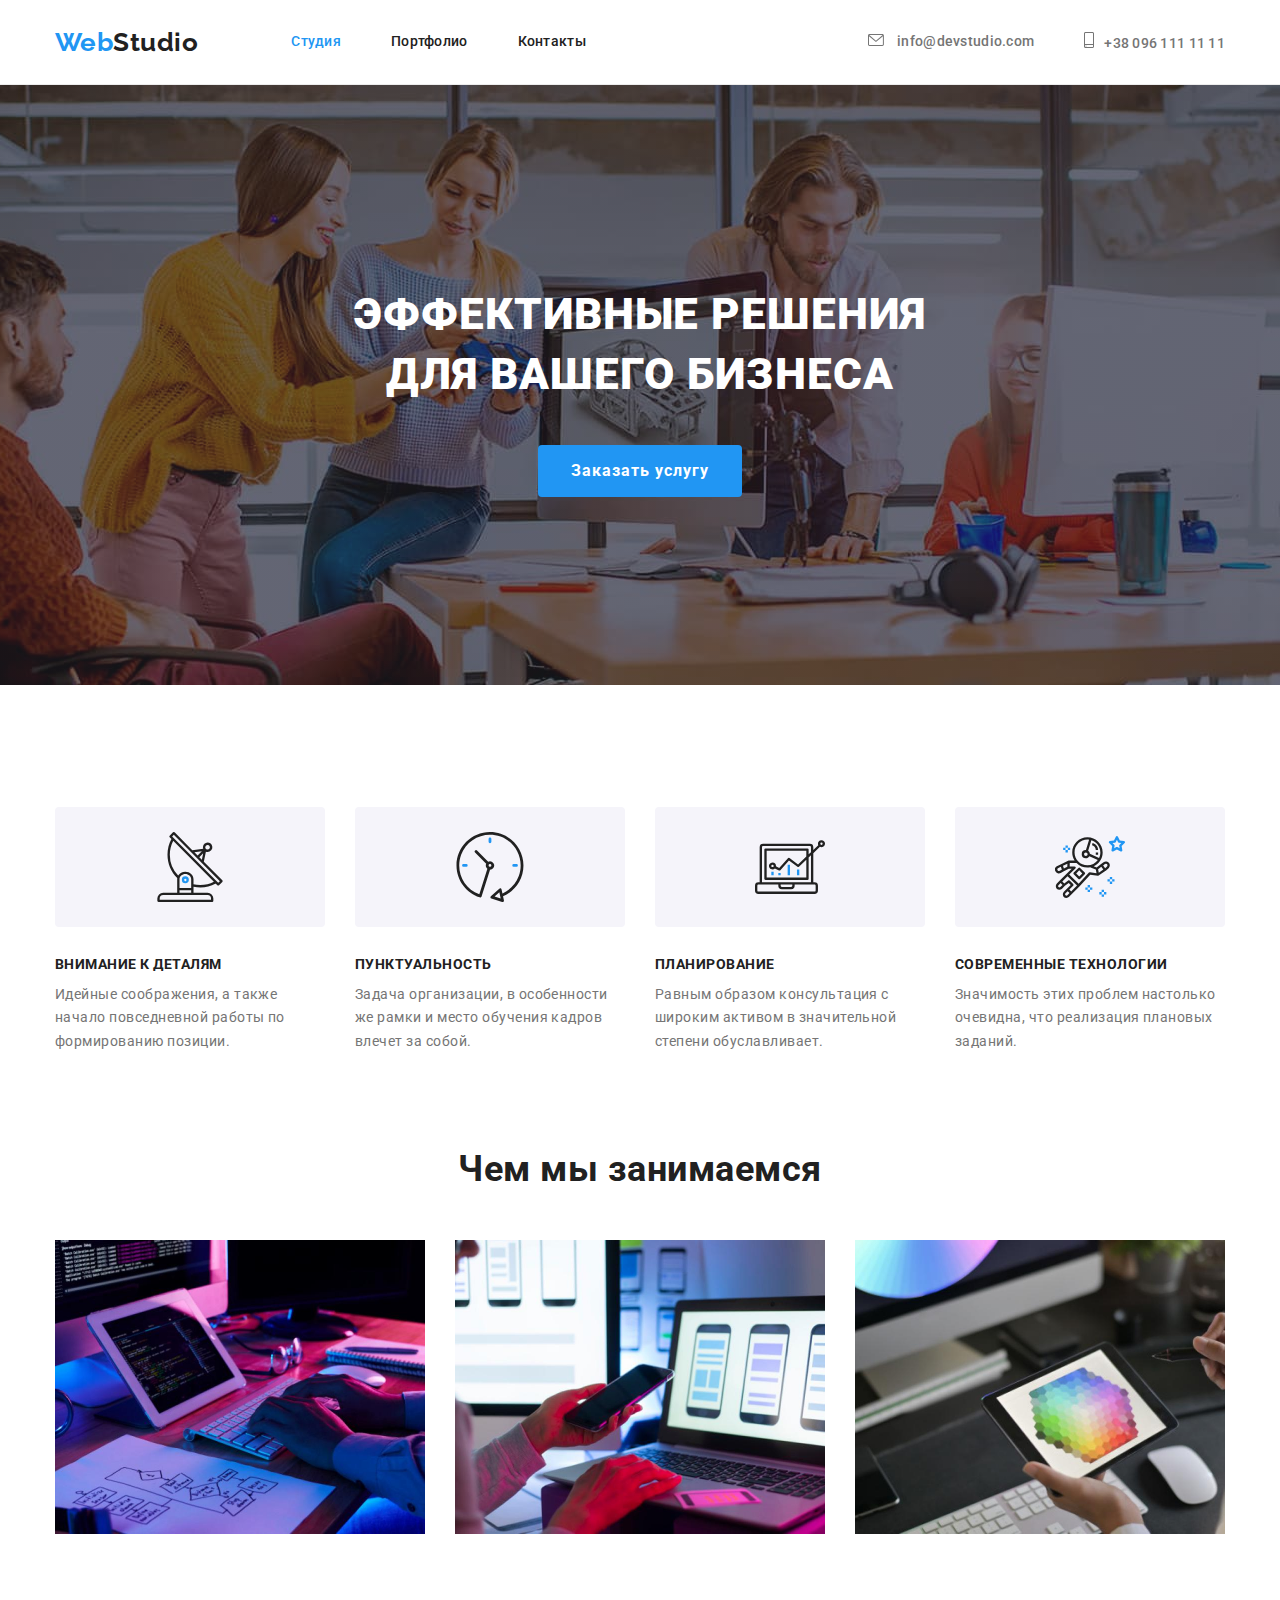
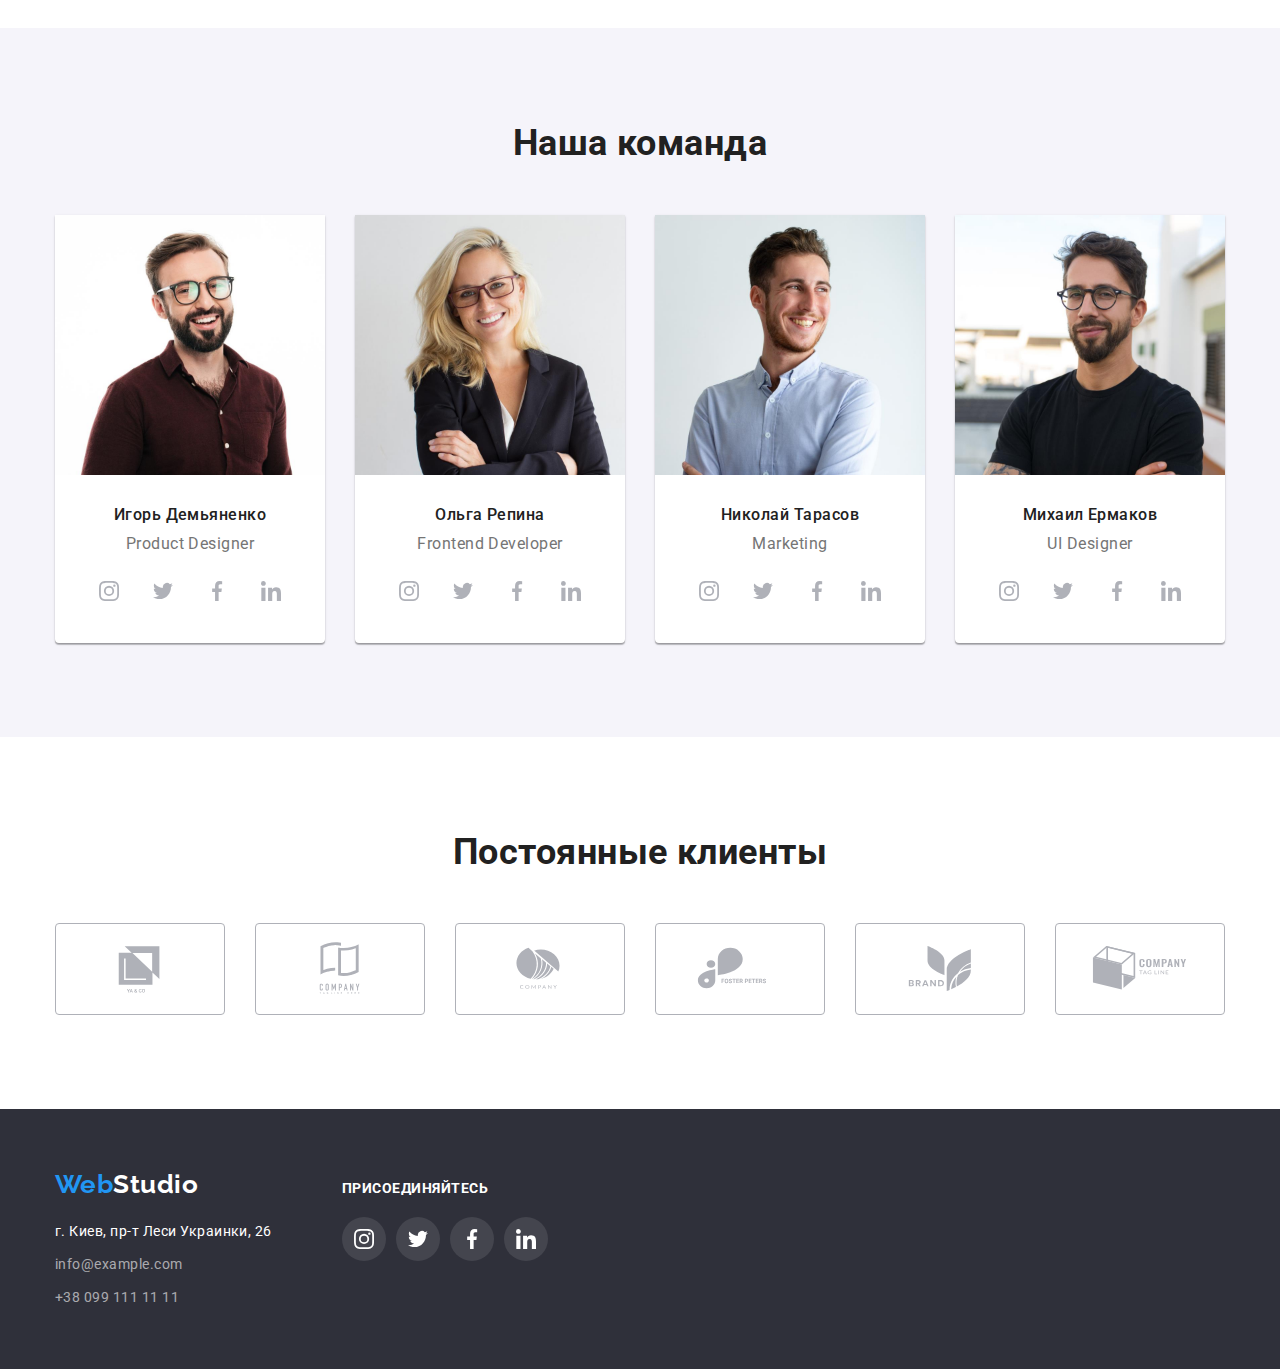
<file: index.html>
<!DOCTYPE html>
<html lang="ru">
  <head>
    <meta charset="UTF-8" />

    <meta name="viewport" content="width=device-width, initial-scale=1.0" />
    <title>WebStudio</title>
    <link
      href="https://fonts.googleapis.com/css2?family=Raleway:wght@700&family=Roboto:wght@400;500;700;900&display=swap"
      rel="stylesheet"
    />
    <link
      rel="stylesheet"
      href="https://cdnjs.cloudflare.com/ajax/libs/modern-normalize/1.1.0/modern-normalize.min.css"
    />
    <link rel="stylesheet" href="./css/style.css" />
  </head>
  <body>
    <!--Шапка сайта-->
    <header class="header">
      <div class="container">
        <nav class="nav">
          <a href="./index.html" class="logo"
            ><span class="logo-text">Web</span>Studio</a
          >
          <ul class="site-nav list">
            <li class="item">
              <a href="./index.html" class="link current">Студия</a>
            </li>
            <li class="item">
              <a href="./portfolio.html" class="link">Портфолио</a>
            </li>
            <li class="item"><a href="/" class="link">Контакты</a></li>
          </ul>
        </nav>
        <ul class="header-contacts list">
          <li class="item">
            <a href="mailto:http//:info@devstudio.com" class="link">
              <svg width="16" height="12" class="header-icon">
                <use href="./images/icons.svg#icon-envelope"></use>
              </svg>
              info@devstudio.com</a
            >
          </li>
          <li class="item">
            <a href="tel:+380961111111" class="link">
              <svg width="10" height="16" class="header-icon">
                <use href="./images/icons.svg#icon-smartphone"></use></svg
              >+38 096 111 11 11</a
            >
          </li>
        </ul>
      </div>
    </header>
    <main>
      <!--герой-->
      <section class="section hero">
        <h1 class="title">Эффективные решения <br />для вашего бизнеса</h1>
        <button type="button" class="button">Заказать услугу</button>
      </section>
      <!--Особенности-->
      <section class="section advantage">
        <div class="container">
          <h2 class="notitle">Преимущество</h2>
          <ul class="list">
            <li class="item">
              <div class="icon">
                <svg width="70" height="70" class="icon-antenna">
                  <use href="./images/icons.svg#icon-antenna"></use>
                </svg>
              </div>
              <h3 class="title">Внимание к деталям</h3>
              <p class="text">
                Идейные соображения, а также начало повседневной работы по
                формированию позиции.
              </p>
            </li>
            <li class="item">
              <div class="icon">
                <svg width="70" height="70" class="icon-clock">
                  <use href="./images/icons.svg#icon-clock"></use>
                </svg>
              </div>
              <h3 class="title">Пунктуальность</h3>
              <p class="text">
                Задача организации, в особенности же рамки и место обучения
                кадров влечет за собой.
              </p>
            </li>
            <li class="item">
              <div class="icon">
                <svg width="70" height="70" class="icon-diagram">
                  <use href="./images/icons.svg#icon-diagram"></use>
                </svg>
              </div>
              <h3 class="title">Планирование</h3>
              <p class="text">
                Равным образом консультация с широким активом в значительной
                степени обуславливает.
              </p>
            </li>
            <li class="item">
              <div class="icon">
                <svg width="70" height="70" class="icon-astronaut">
                  <use href="./images/icons.svg#icon-astronaut"></use>
                </svg>
              </div>
              <h3 class="title">Современные технологии</h3>
              <p class="text">
                Значимость этих проблем настолько очевидна, что реализация
                плановых заданий.
              </p>
            </li>
          </ul>
        </div>
      </section>
      <!--Чем мы занимаемся-->
      <section class="section work">
        <div class="container">
          <h2 class="title">Чем мы занимаемся</h2>
          <ul class="work-box list">
            <li class="item">
              <img src="./images/box1.jpg" alt="Кодирование" width="370" />
            </li>
            <li class="item">
              <img src="./images/box2.jpg" alt="Стилизация" width="370" />
            </li>
            <li class="item">
              <img src="./images/box3.jpg" alt="Дизайн" width="370" />
            </li>
          </ul>
        </div>
      </section>
      <!--Наша команда-->
      <section class="section team">
        <div class="container">
          <h2 class="title">Наша команда</h2>
          <ul class="team-member list">
            <li class="item">
              <img
                src="./images/teamcard1.jpg"
                alt="Игорь Демьяненко"
                width="270"
                class="photo"
              />
              <div class="team-badge">
                <h3 class="team-name">Игорь Демьяненко</h3>
                <p lang="en" class="team-function">Product Designer</p>
                <div class="social">
                  <a href="http://" class="icon-social instagram">
                    <svg width="20" height="20" class="icon-instagram">
                      <use href="./images/icons.svg#icon-instagram"></use>
                    </svg>
                  </a>
                  <a href="http://" class="icon-social twitter">
                    <svg width="20" height="20" class="icon-twitter">
                      <use href="./images/icons.svg#icon-twitter"></use>
                    </svg>
                  </a>
                  <a href="http://" class="icon-social facebook">
                    <svg width="20" height="20" class="icon-facebook">
                      <use href="./images/icons.svg#icon-facebook"></use></svg
                  ></a>
                  <a href="http://" class="icon-social linkedin">
                    <svg width="20" height="20" class="icon-linkedin">
                      <use href="./images/icons.svg#icon-linkedin"></use></svg
                  ></a>
                </div>
              </div>
            </li>
            <li class="item">
              <img
                src="./images/teamcard2.jpg"
                alt="Ольга Репина"
                width="270"
                class="photo"
              />
              <div class="team-badge">
                <h3 class="team-name">Ольга Репина</h3>
                <p lang="en" class="team-function">Frontend Developer</p>
                <div class="social">
                  <a href="http://" class="icon-social instagram">
                    <svg width="20" height="20" class="icon-instagram">
                      <use href="./images/icons.svg#icon-instagram"></use>
                    </svg>
                  </a>
                  <a href="http://" class="icon-social twitter">
                    <svg width="20" height="20" class="icon-twitter">
                      <use href="./images/icons.svg#icon-twitter"></use>
                    </svg>
                  </a>
                  <a href="http://" class="icon-social facebook">
                    <svg width="20" height="20" class="icon-facebook">
                      <use href="./images/icons.svg#icon-facebook"></use></svg
                  ></a>
                  <a href="http://" class="icon-social linkedin">
                    <svg width="20" height="20" class="icon-linkedin">
                      <use href="./images/icons.svg#icon-linkedin"></use></svg
                  ></a>
                </div>
              </div>
            </li>
            <li class="item">
              <img
                src="./images/teamcard3.jpg"
                alt="Николай Тарасов"
                width="270"
                class="photo"
              />
              <div class="team-badge">
                <h3 class="team-name">Николай Тарасов</h3>
                <p lang="en" class="team-function">Marketing</p>
                <div class="social">
                  <a href="http://" class="icon-social instagram">
                    <svg width="20" height="20" class="icon-instagram">
                      <use href="./images/icons.svg#icon-instagram"></use>
                    </svg>
                  </a>
                  <a href="http://" class="icon-social twitter">
                    <svg width="20" height="20" class="icon-twitter">
                      <use href="./images/icons.svg#icon-twitter"></use>
                    </svg>
                  </a>
                  <a href="http://" class="icon-social facebook">
                    <svg width="20" height="20" class="icon-facebook">
                      <use href="./images/icons.svg#icon-facebook"></use></svg
                  ></a>
                  <a href="http://" class="icon-social linkedin">
                    <svg width="20" height="20" class="icon-linkedin">
                      <use href="./images/icons.svg#icon-linkedin"></use></svg
                  ></a>
                </div>
              </div>
            </li>
            <li class="item">
              <img
                src="./images/teamcard4.jpg"
                alt="Михаил Ермаков"
                width="270"
                class="photo"
              />
              <div class="team-badge">
                <h3 class="team-name">Михаил Ермаков</h3>
                <p lang="en" class="team-function">UI Designer</p>
                <div class="social">
                  <a href="http://" class="icon-social instagram">
                    <svg width="20" height="20" class="icon-instagram">
                      <use href="./images/icons.svg#icon-instagram"></use>
                    </svg>
                  </a>
                  <a href="http://" class="icon-social twitter">
                    <svg width="20" height="20" class="icon-twitter">
                      <use href="./images/icons.svg#icon-twitter"></use>
                    </svg>
                  </a>
                  <a href="http://" class="icon-social facebook">
                    <svg width="20" height="20" class="icon-facebook">
                      <use href="./images/icons.svg#icon-facebook"></use></svg
                  ></a>
                  <a href="http://" class="icon-social linkedin">
                    <svg width="20" height="20" class="icon-linkedin">
                      <use href="./images/icons.svg#icon-linkedin"></use></svg
                  ></a>
                </div>
              </div>
            </li>
          </ul>
        </div>
      </section>
      <!--Постоянные клиенты-->
      <section class="section clients">
        <div class="container">
          <h2 class="title">Постоянные клиенты</h2>
          <ul class="client list">
            <li class="client-icon">
              <svg width="106" height="60" class="icon-logo1">
                <use href="./images/icons.svg#icon-Logo1"></use>
              </svg>
            </li>
            <li class="client-icon">
              <svg width="106" height="60" class="icon-logo2">
                <use href="./images/icons.svg#icon-Logo2"></use>
              </svg>
            </li>
            <li class="client-icon">
              <svg width="106" height="60" class="icon-logo3">
                <use href="./images/icons.svg#icon-Logo3"></use>
              </svg>
            </li>
            <li class="client-icon">
              <svg width="106" height="60" class="icon-logo4">
                <use href="./images/icons.svg#icon-Logo4"></use>
              </svg>
            </li>
            <li class="client-icon">
              <svg width="106" height="60" class="icon-logo5">
                <use href="./images/icons.svg#icon-Logo5"></use>
              </svg>
            </li>
            <li class="client-icon">
              <svg width="106" height="60" class="icon-logo6">
                <use href="./images/icons.svg#icon-Logo6"></use>
              </svg>
            </li>
          </ul>
        </div>
      </section>
    </main>
    <!--Футер-->
    <footer class="footer">
      <div class="container">
        <div class="footer-address">
          <a href="./index.html" class="logo">
            <span class="logo-text">Web</span>Studio</a
          >
          <address class="address">
            г. Киев, пр-т Леси Украинки, 26
            <ul class="ftr-list list">
              <li class="item">
                <a href="mailto:info@example.com" class="link"
                  >info@example.com</a
                >
              </li>
              <li class="item">
                <a href="tel:+380991111111" class="link">+38 099 111 11 11</a>
              </li>
            </ul>
          </address>
        </div>
        <div class="footer-social">
          <h2 class="title">присоединяйтесь</h2>
          <ul class="footer-scl list">
            <li>
              <a href="http://" class="icon-social instagram">
                <svg width="20" height="20" class="icon-instagram">
                  <use href="./images/icons.svg#icon-instagram"></use>
                </svg>
              </a>
            </li>
            <li>
              <a href="http://" class="icon-social twitter">
                <svg width="20" height="20" class="icon-twitter">
                  <use href="./images/icons.svg#icon-twitter"></use>
                </svg>
              </a>
            </li>
            <li>
              <a href="http://" class="icon-social facebook">
                <svg width="20" height="20" class="icon-facebook">
                  <use href="./images/icons.svg#icon-facebook"></use></svg
              ></a>
            </li>
            <li>
              <a href="http://" class="icon-social linkedin">
                <svg width="20" height="20" class="icon-linkedin">
                  <use href="./images/icons.svg#icon-linkedin"></use></svg
              ></a>
            </li>
          </ul>
        </div>
      </div>
    </footer>
  </body>
</html>
</file>
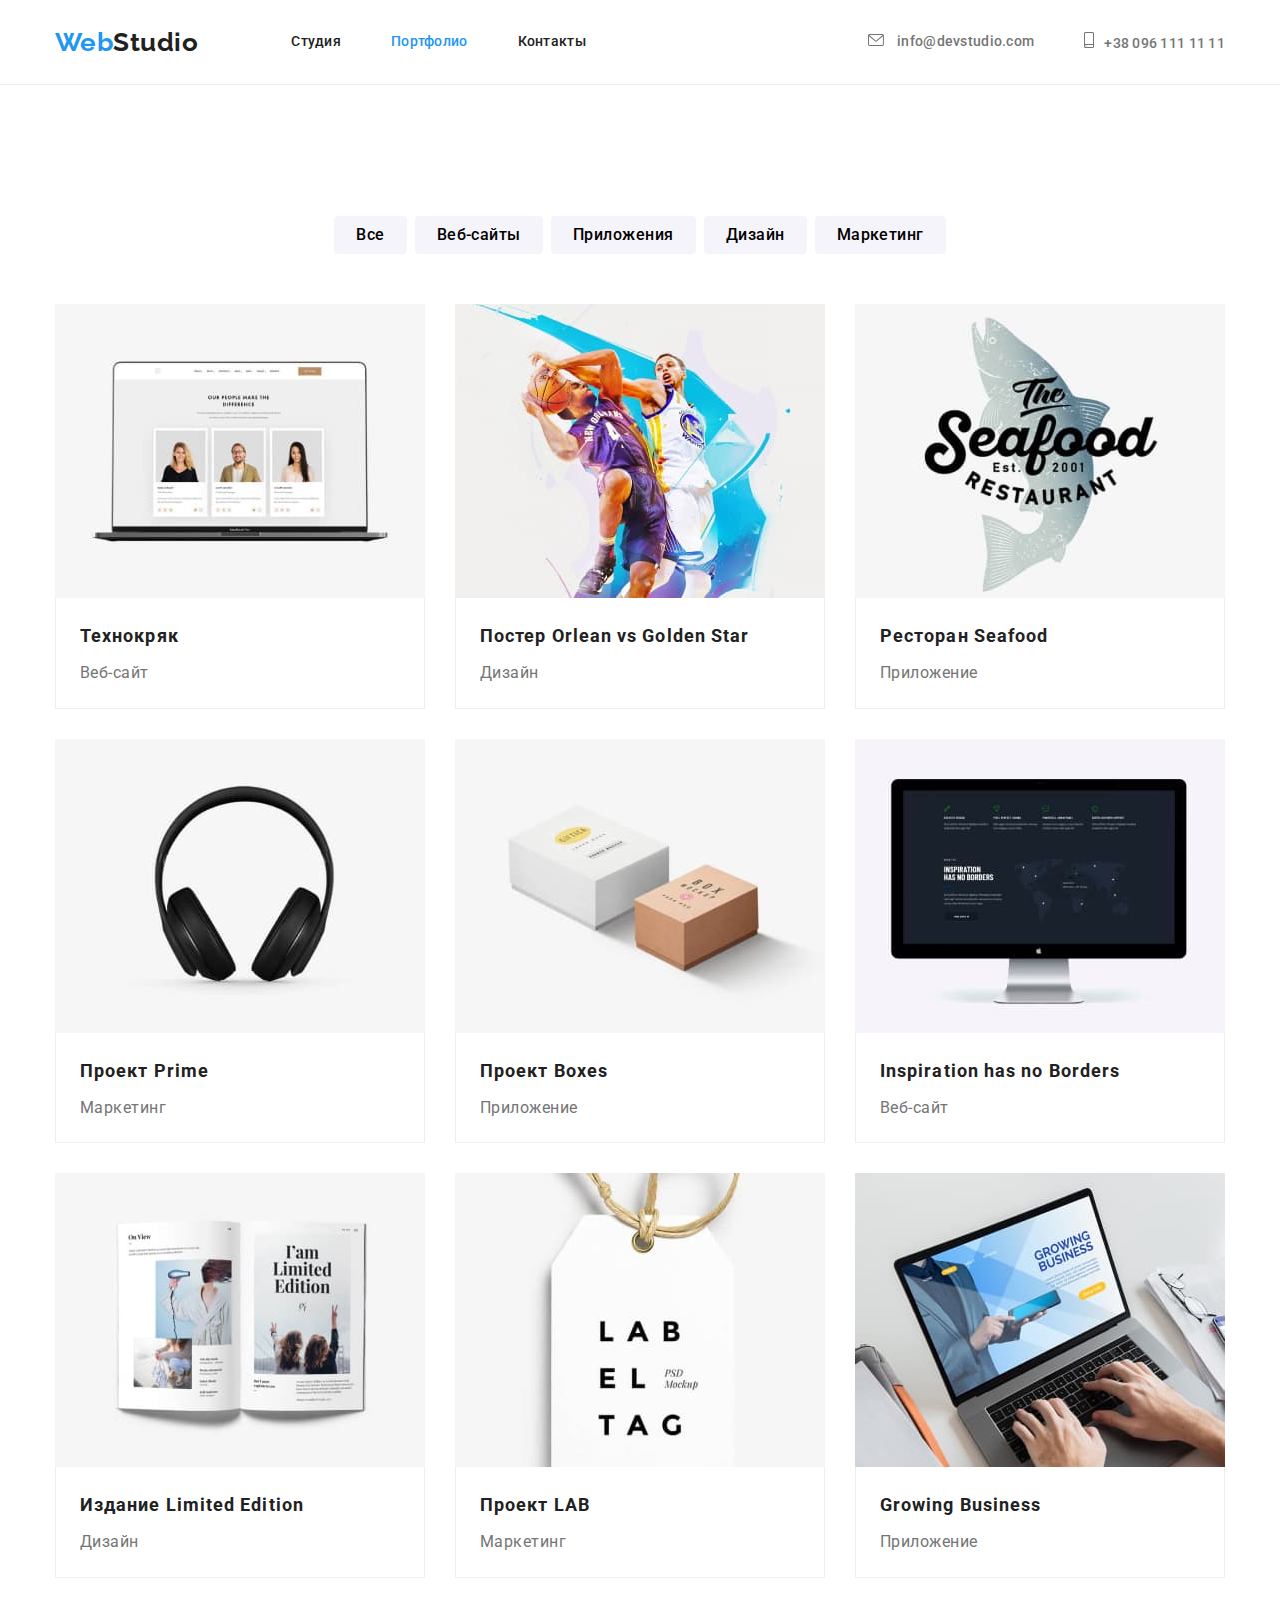
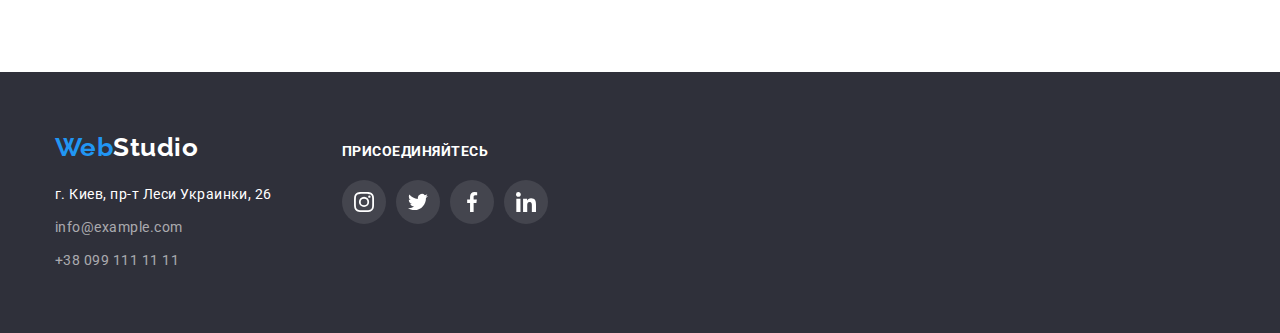
<file: portfolio.html>
<!DOCTYPE html>
<html lang="ru">
  <head>
    <meta charset="UTF-8" />

    <title>Портфолио</title>
    <link
      href="https://fonts.googleapis.com/css2?family=Raleway:wght@700&family=Roboto:wght@400;500;700;900&display=swap"
      rel="stylesheet"
    />
    <link
      rel="stylesheet"
      href="https://cdnjs.cloudflare.com/ajax/libs/modern-normalize/1.1.0/modern-normalize.min.css"
    />
    <link rel="stylesheet" href="./css/style.css" />
  </head>
  <body>
    <!-- Шапка сайта-->
    <header class="header">
      <nav class="container nav">
        <a href="./index.html" class="logo"
          ><span class="logo-text">Web</span>Studio</a
        >
        <ul class="site-nav list">
          <li class="item">
            <a href="./index.html" class="link">Студия</a>
          </li>
          <li class="item">
            <a href="./portfolio.html" class="link current">Портфолио</a>
          </li>
          <li class="item"><a href="/" class="link">Контакты</a></li>
        </ul>

        <ul class="header-contacts list">
          <li class="item">
            <a href="mailto:http//:info@devstudio.com" class="link">
              <svg width="16" height="12" class="header-icon">
                <use href="./images/icons.svg#icon-envelope"></use>
              </svg>
              info@devstudio.com</a
            >
          </li>
          <li class="item">
            <a href="tel:+380961111111" class="link">
              <svg width="10" height="16" class="header-icon">
                <use href="./images/icons.svg#icon-smartphone"></use></svg
              >+38 096 111 11 11</a
            >
          </li>
        </ul>
      </nav>
    </header>
    <!-- Кнопки навигации-->
    <main>
      <section class="section portfolio">
        <div class="container">
          <h1 class="notitle">Фильтр портфолио</h1>
          <ul class="radio-buttons list">
            <li class="item"><button type="button" class="btn">Все</button></li>
            <li class="item">
              <button type="button" class="btn">Веб-сайты</button>
            </li>
            <li class="item">
              <button type="button" class="btn">Приложения</button>
            </li>
            <li class="item">
              <button type="button" class="btn">Дизайн</button>
            </li>
            <li class="item">
              <button type="button" class="btn">Маркетинг</button>
            </li>
          </ul>

          <!--Выполненые работы-->

          <ul class="content list">
            <li class="item">
              <a href="" class="content-link">
                <img
                  src="./images/TechnoCrack.jpg"
                  alt="Технокряк"
                  width="370"
                  class="pic"
                />
                <div class="content-name">
                  <h2 class="title">Технокряк</h2>
                  <p class="text">Веб-сайт</p>
                </div>
              </a>
            </li>
            <li class="item">
              <a href="" class="content-link">
                <img
                  src="./images/PosterNewOrlean.jpg"
                  alt="Постер"
                  width="370"
                  class="pic"
                />
                <div class="content-name">
                  <h2 class="title">
                    Постер <span lang="en">Orlean vs Golden Star</span>
                  </h2>
                  <p class="text">Дизайн</p>
                </div>
              </a>
            </li>
            <li class="item">
              <a href="" class="content-link">
                <img
                  src="./images/Seafood.jpg"
                  alt="Ресторан"
                  width="370"
                  class="pic"
                />
                <div class="content-name">
                  <h2 class="title">Ресторан <span lang="en">Seafood</span></h2>
                  <p class="text">Приложение</p>
                </div>
              </a>
            </li>
            <li class="item">
              <a href="" class="content-link">
                <img
                  src="./images/ProjectPri.jpg"
                  alt="Проект Prime"
                  width="370"
                  class="pic"
                />
                <div class="content-name">
                  <h2 class="title">Проект <span lang="en">Prime</span></h2>
                  <p class="text">Маркетинг</p>
                </div>
              </a>
            </li>
            <li class="item">
              <a href="" class="content-link">
                <img
                  src="./images/ProjectBoxes.jpg"
                  alt="Проект Boxes"
                  width="370"
                  class="pic"
                />
                <div class="content-name">
                  <h2 class="title">Проект <span lang="en">Boxes</span></h2>
                  <p class="text">Приложение</p>
                </div>
              </a>
            </li>
            <li class="item">
              <a href="" class="content-link">
                <img
                  src="./images/NoBorders.jpg"
                  alt="Inspiration has no Borders"
                  width="370"
                  class="pic"
                />
                <div class="content-name">
                  <h2 lang="en" class="title">Inspiration has no Borders</h2>
                  <p class="text">Веб-сайт</p>
                </div>
              </a>
            </li>
            <li class="item">
              <a href="" class="content-link">
                <img
                  src="./images/LimitedEdition.jpg"
                  alt="Издание"
                  width="370"
                  class="pic"
                />
                <div class="content-name">
                  <h2 class="title">
                    Издание <span lang="en"> Limited Edition</span>
                  </h2>
                  <p class="text">Дизайн</p>
                </div>
              </a>
            </li>
            <li class="item">
              <a href="" class="content-link">
                <img
                  src="./images/Lab.jpg"
                  alt="проект Lab"
                  width="370"
                  class="pic"
                />
                <div class="content-name">
                  <h2 class="title">Проект <span lang="en">LAB</span></h2>
                  <p class="text">Маркетинг</p>
                </div>
              </a>
            </li>
            <li class="item">
              <a href="" class="content-link">
                <img
                  src="./images/Growing.jpg"
                  alt="Business"
                  width="370"
                  class="pic"
                />
                <div class="content-name">
                  <h2 lang="en" class="title">Growing Business</h2>
                  <p class="text">Приложение</p>
                </div>
              </a>
            </li>
          </ul>
        </div>
      </section>
    </main>
    <!--Футер-->
    <footer class="footer">
      <div class="container">
        <div class="footer-address">
          <a href="./index.html" class="logo">
            <span class="logo-text">Web</span>Studio</a
          >
          <address class="address">
            г. Киев, пр-т Леси Украинки, 26
            <ul class="ftr-list list">
              <li class="item">
                <a href="mailto:info@example.com" class="link"
                  >info@example.com</a
                >
              </li>
              <li class="item">
                <a href="tel:+380991111111" class="link">+38 099 111 11 11</a>
              </li>
            </ul>
          </address>
        </div>
        <div class="footer-social">
          <h2 class="title">присоединяйтесь</h2>
          <ul class="footer-scl list">
            <li>
              <a href="http://" class="icon-social instagram">
                <svg width="20" height="20" class="icon-instagram">
                  <use href="./images/icons.svg#icon-instagram"></use>
                </svg>
              </a>
            </li>
            <li>
              <a href="http://" class="icon-social twitter">
                <svg width="20" height="20" class="icon-twitter">
                  <use href="./images/icons.svg#icon-twitter"></use>
                </svg>
              </a>
            </li>
            <li>
              <a href="http://" class="icon-social facebook">
                <svg width="20" height="20" class="icon-facebook">
                  <use href="./images/icons.svg#icon-facebook"></use></svg
              ></a>
            </li>
            <li>
              <a href="http://" class="icon-social linkedin">
                <svg width="20" height="20" class="icon-linkedin">
                  <use href="./images/icons.svg#icon-linkedin"></use></svg
              ></a>
            </li>
          </ul>
        </div>
      </div>
    </footer>
  </body>
</html>
</file>
<file: css/style.css>
/*цвет основного текста #212121 */
/*вторичный цвет текста #757575 */
/* цвет телефона и почты в футере  rgba(255, 255, 255, 0.6); */
/*белый #FFFFFF */
/*синий #2196F3 */
/* фон темный  #2F303A */
/* цвет фона секции чем занимаемся #E5E5E5 *
/* цвет фона секции команда #F5F4FA */
:root {
  --primery-text-color: #212121;
  --title-text-color: #757575;
  --text-white-color: #ffffff;
  --text-footer-color: rgba(255, 255, 255, 0.6);
  --accent-color: #2196f3;
  --bg-white: #ffffff;
  --bg-navyblue: #2f303a;
  --bg-secondary: #f5f4fa;
}

body {
  color: var(--primery-text-color);
  background-color: var(--bg-white);
  font-family: Roboto, sans-serif;
  letter-spacing: 0.03em;
}
.section {
  padding-top: 94px;
  padding-bottom: 94px;
}
/* заголовки */
h1,
h2,
h3,
h4,
h5,
h6 {
  padding: 0;
  margin: 0;
}
/* списки */
.list {
  padding: 0;
  margin: 0;
  list-style: none;
}
.notitle {
  visibility: hidden;
}
/* ссылки */
a {
  color: var(--title-text-color);
  text-decoration: none;
}
/* P */
p {
  margin-top: 0;
  margin-bottom: 0;
}
/* img */
img {
  display: block;
}
/* Лого */
.logo {
  color: var(--primery-text-color);
  font-family: Raleway, cursive;
  font-weight: 700;
  font-size: 26px;
  line-height: 1.19;
}
.logo-text {
  color: var(--accent-color);
}
/* container */
.container {
  margin-left: auto;
  margin-right: auto;
  width: 1200px;
  padding-left: 15px;
  padding-right: 15px;
}
/* buttons */
.button {
  display: inline-block;
  border: 1px solid transparent;
  border-radius: 4px;
  padding: 10px 32px;
  background-color: var(--accent-color);
  color: var(--text-white-color);
  font-weight: 700;
  font-size: 16px;
  line-height: 1.87;
  text-align: center;
  cursor: pointer;
}
/* titles */
.title {
  font-weight: 700;
  font-size: 36px;
  line-height: 1.17;
}
/* texts */
.text {
  font-weight: 400;
}
/* header */
.header {
  border-bottom: 1px solid #ececec;
}
.header .container {
  display: flex;
}
/* nav */
.nav {
  display: flex;
  align-items: center;
}
.site-nav {
  margin-left: 93px;
}
.site-nav .item + .item {
  margin-left: 50px;
}
.site-nav,
.header-contacts {
  display: flex;
  align-items: center;
  font-weight: 500;
  font-size: 14px;
  line-height: 1.14;
  letter-spacing: 0.02em;
}
.header-contacts {
  margin-left: auto;
}

.header-contacts .item {
  display: inline-flex;
}
.header-icon {
  margin-right: 10px;
  fill: currentColor;
}
.header-contacts .item:hover {
  color: var(--accent-color);
}
.header-contacts .item + .item {
  margin-left: 50px;
}
.header-contacts .link {
  padding-top: 32px;
  padding-bottom: 32px;
}
.site-nav .link {
  display: block;
  padding-top: 32px;
  padding-bottom: 32px;
  color: var(--primery-text-color);
}
.site-nav .link.current {
  color: var(--accent-color);
}
.link:hover,
.link:focus {
  fill: var(--accent-color);
  color: var(--accent-color);
}
/* hero */
.hero {
  height: 600px;
  max-width: 1600px;
  margin-left: auto;
  margin-right: auto;
  padding-top: 200px;
  padding-bottom: 200px;
  letter-spacing: 0.06em;
  text-align: center;
  background-image: linear-gradient(
      to right,
      rgba(47, 48, 58, 0.4),
      rgba(47, 48, 58, 0.4)
    ),
    url(../images/imgbghero.jpg);
  background-color: var(--bg-navyblue);
  background-repeat: no-repeat;
  background-size: cover;
  background-position: center;
}
.hero .title {
  margin-bottom: 40px;
  color: var(--text-white-color);
  font-weight: 900;
  font-size: 44px;
  line-height: 1.36;

  text-transform: uppercase;
}
.hero .button {
  letter-spacing: 0.06em;
}
.hero .button:hover,
.hero .button:focus {
  background-color: #188ce8;
}
/* .advantage */

/* conteiner advantage */
.advantage .list {
  display: flex;
}

.advantage .item {
  width: 270px;
  margin-right: 30px;
}
.advantage .item:last-child {
  margin-right: 0;
}

.icon {
  display: flex;
  height: 120px;
  margin-bottom: 30px;
  border-radius: 4px;
  background-color: var(--bg-secondary);
  justify-content: center;
  align-items: center;
}

.advantage .title {
  margin-bottom: 10px;
  font-size: 14px;
  line-height: 1.14;
  text-transform: uppercase;
}
.advantage .text {
  margin-top: 0;
  margin-bottom: 0;

  color: var(--title-text-color);

  font-size: 14px;
  line-height: 1.71;
}
/* Work */
.work {
  padding-top: 0;
}
.work .title {
  margin-bottom: 50px;
  text-align: center;
}
.work-box {
  display: flex;
}
.work-box .item {
  width: 370px;
  margin-right: 30px;
}
.work-box .item:last-child {
  margin-right: 0;
}
/* Team */
.team {
  background-color: var(--bg-secondary);
}
.team .title {
  margin-bottom: 50px;
  text-align: center;
}
.team-member {
  display: flex;
}
.team-member .item {
  display: block;
  width: 270px;
  margin-right: 30px;
  background-color: var(--bg-white);
  box-shadow: 0px 1px 3px rgba(0, 0, 0, 0.12), 0px 1px 1px rgba(0, 0, 0, 0.14),
    0px 2px 1px rgba(0, 0, 0, 0.2);
  border-radius: 0px 0px 4px 4px;
}
.team-member .item:last-child {
  margin-right: 0;
}
.team-badge {
  padding-top: 30px;
  padding-bottom: 30px;
}
.team-name {
  margin-bottom: 10px;
  font-weight: 500;
  font-size: 16px;
  line-height: 1.19;
  text-align: center;
}
.team-function {
  margin-bottom: 16px;
  color: var(--title-text-color);
  font-weight: 400;
  font-size: 16px;
  line-height: 1.19;
  text-align: center;
}
.social {
  display: flex;
  justify-content: center;
  align-items: center;
}
.icon-social {
  display: flex;
  width: 44px;
  height: 44px;
  justify-content: center;
  align-items: center;
  fill: #afb1b8;
}
.icon-social:hover,
.icon-social:focus {
  background-color: var(--accent-color);
  border-radius: 50%;
  fill: var(--text-white-color);
}
.instagram,
.twitter,
.facebook {
  margin-right: 10px;
}
/* Clients */
.client {
  display: flex;
}
.clients .title {
  margin-bottom: 50px;
  text-align: center;
}
.client-icon {
  display: flex;
  width: 170px;
  height: 92px;
  margin-right: 30px;
  fill: #afb1b8;
  justify-content: center;
  align-items: center;

  border: 1px solid #afb1b8;
  border-radius: 4px;
}
.client-icon:last-child {
  margin-right: 0;
}
.client-icon:hover {
  fill: #2196f3;
  border: 1px solid #2196f3;
}
/* Footer */
.footer {
  padding-top: 60px;
  padding-bottom: 60px;
  background-color: var(--bg-navyblue);
}
.footer .container {
  display: flex;
}
.footer-address {
  margin-right: 70px;
}
.footer .logo {
  font-weight: 700;
  font-size: 26px;
  line-height: 1.19;
}
.footer .logo,
.footer .address {
  color: var(--text-white-color);
}
.footer .address {
  margin-top: 20px;
}
.ftr-list {
  margin-top: 9px;
}
.footer .item + .item {
  margin-top: 9px;
}
.footer .address,
.footer .link {
  font-weight: 400;
  font-size: 14px;
  line-height: 1.71;
  font-style: normal;
}
.footer .link {
  color: var(--text-footer-color);
}
.footer .link:hover,
.footer .link:focus {
  color: var(--accent-color);
}
.footer-social > .title {
  margin-bottom: 20px;
  font-size: 14px;
  line-height: 1.14;
  text-transform: uppercase;
  color: var(--text-white-color);
}
.footer-social {
  margin-top: 12px;
}
.footer-scl {
  display: flex;
}
.footer-scl .icon-social {
  fill: var(--text-white-color);
  background-color: rgba(255, 255, 255, 0.1);
  border-radius: 50%;
}
.footer-scl .icon-social:hover,
.footer-scl .icon-social:focus {
  background-color: var(--accent-color);
  border-radius: 50%;
}
/* Portfolio */

/* Buttons */
.radio-buttons {
  display: flex;
  margin-top: 0;
  margin-bottom: 50px;
  justify-content: center;
}
.radio-buttons .item {
  margin-right: 8px;
}
.radio-buttons .item:last-child {
  margin-right: 0;
}
.btn {
  padding: 6px 22px;
  background-color: var(--bg-secondary);
  font-weight: 500;
  font-size: 16px;
  line-height: 1.62;
  letter-spacing: 0.03em;
  font-family: Roboto, sans-serif;
  border: 0;
  border-radius: 4px;
}
.btn:hover,
.btn:focus {
  color: var(--text-white-color);
  background-color: var(--accent-color);
  box-shadow: 0px 3px 1px rgba(0, 0, 0, 0.1), 0px 1px 2px rgba(0, 0, 0, 0.08),
    0px 2px 2px rgba(0, 0, 0, 0.12);
}
/* Content */
.content {
  display: flex;
  flex-wrap: wrap;
  justify-content: center;
  margin-top: -30px;
  margin-left: -30px;
}
.content .item {
  margin-top: 30px;
  margin-left: 30px;
  flex-basis: calc(100% / 3 - 30px);
}
.content .item:hover,
.content .item:focus {
  box-shadow: 0px 1px 1px rgba(0, 0, 0, 0.12), 0px 4px 4px rgba(0, 0, 0, 0.06),
    1px 4px 6px rgba(0, 0, 0, 0.16);
}
.content-name {
  padding: 20px 24px;
  border-right: 1px solid #eee;
  border-bottom: 1px solid #eee;
  border-left: 1px solid #eee;
}
.content .title {
  margin-bottom: 4px;
  color: var(--primery-text-color);
  font-size: 18px;
  line-height: 2;
  letter-spacing: 0.06em;
}
.content .text {
  font-size: 16px;
  line-height: 1.87;
}
/* .content-link {

} */
</file>
